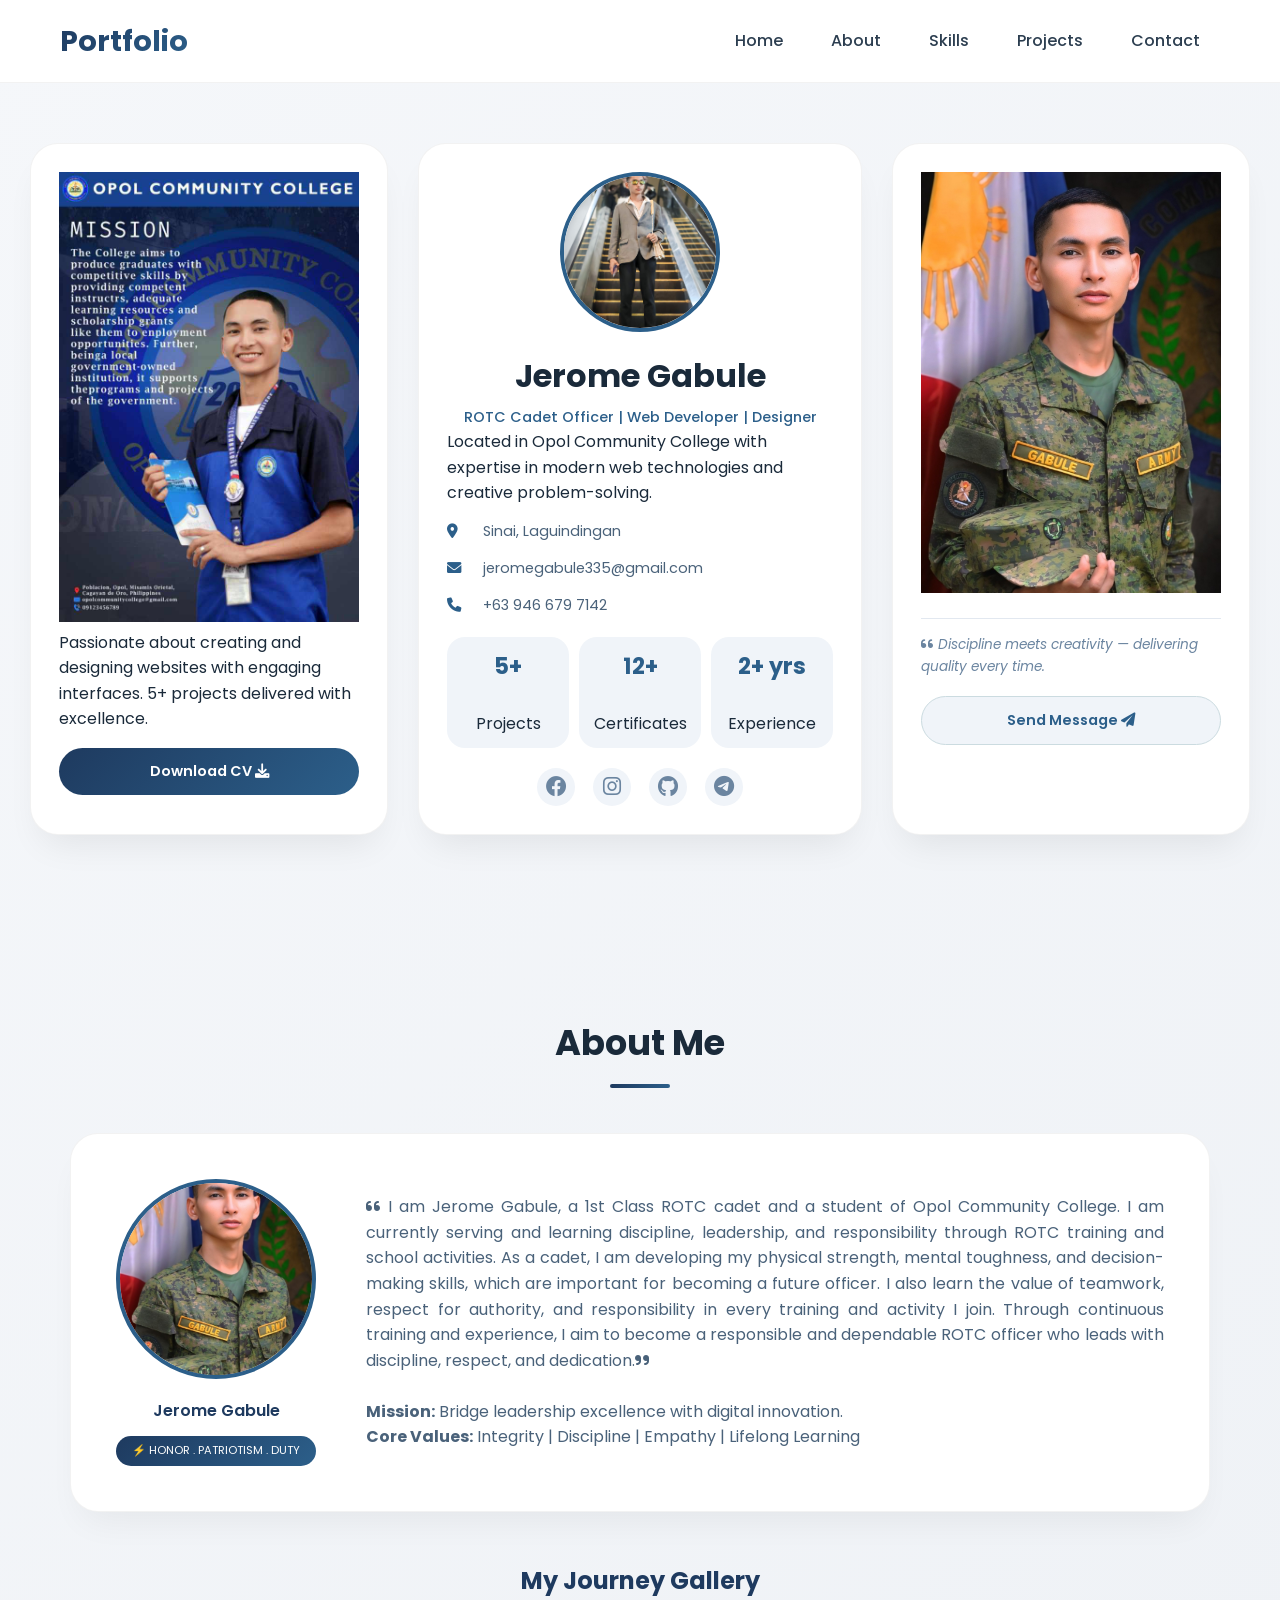
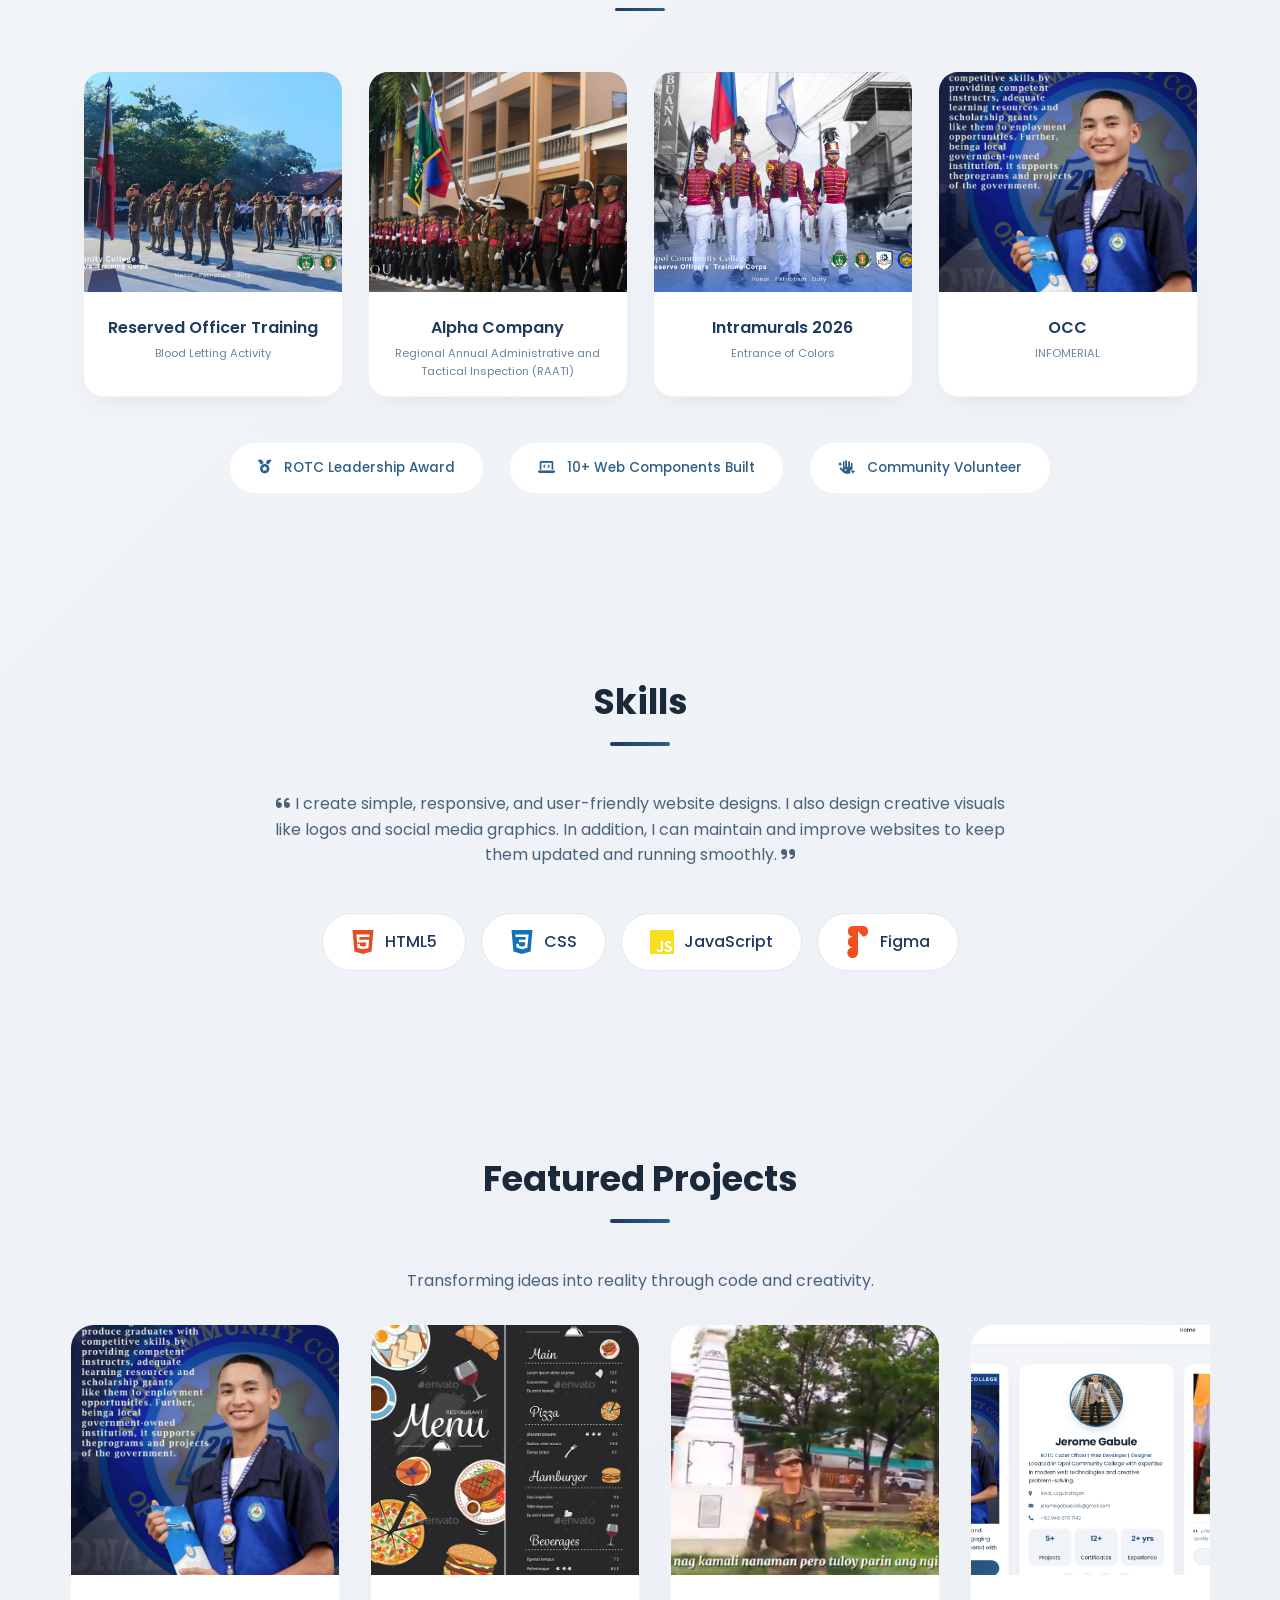
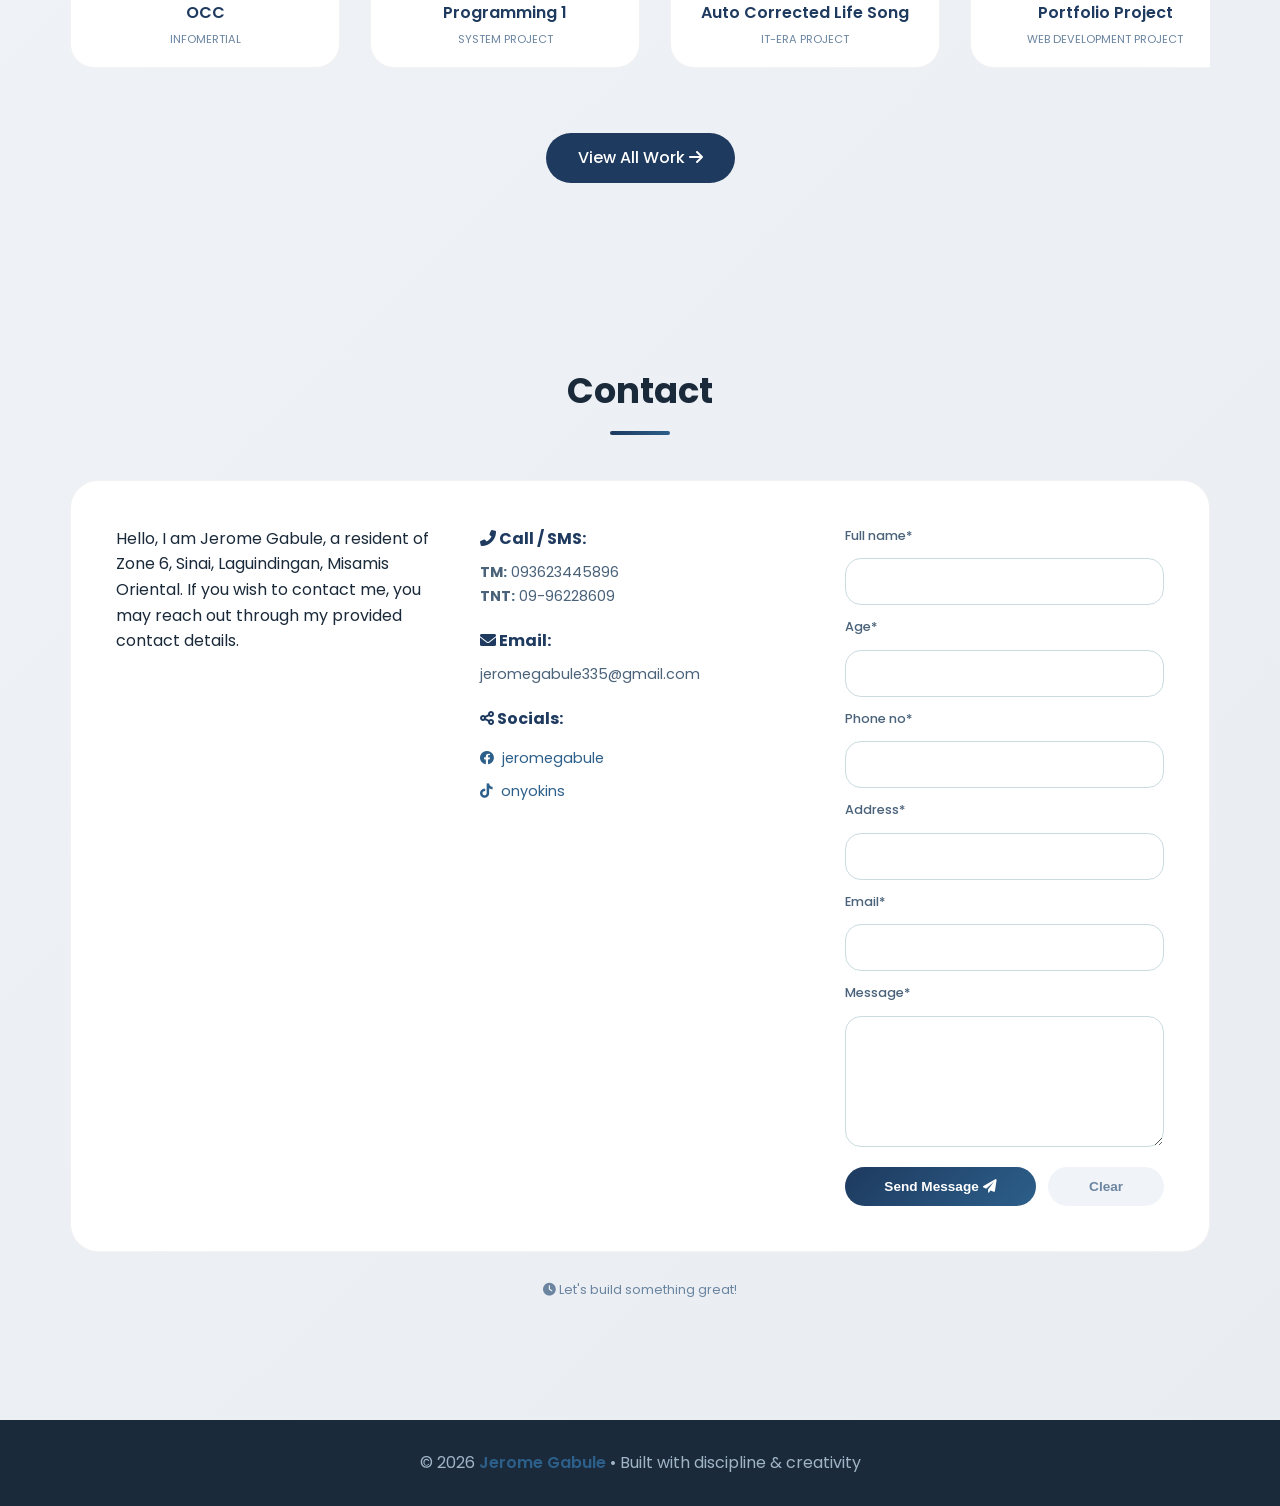
<file: index.html>
<!DOCTYPE html>
<html lang="en">
<head>
    <meta charset="UTF-8">
    <meta name="viewport" content="width=device-width, initial-scale=1.0">
    <link rel="preconnect" href="https://fonts.googleapis.com">
    <link rel="preconnect" href="https://fonts.gstatic.com" crossorigin>
    <link href="https://fonts.googleapis.com/css2?family=Poppins:wght@300;400;500;600;700;800&display=swap" rel="stylesheet">
    <link rel="stylesheet" href="https://cdnjs.cloudflare.com/ajax/libs/font-awesome/6.0.0-beta3/css/all.min.css">
    <link rel="stylesheet" href="style.css">
    <title>Jerome Gabule | Professional Portfolio</title>
</head>
<body>
    <!-- NAVBAR -->
    <header class="navbar">
        <h2 class="logo">Portfolio</h2>
        <nav class="nav-links">
            <a href="#home">Home</a>
            <a href="#about-section">About</a>
            <a href="#skills-section">Skills</a>
            <a href="#projects-section">Projects</a>
            <a href="#contact-section">Contact</a>
        </nav>
    </header>

    <main>
        <!-- HOME SECTION -->
        <section class="container" id="home">
            <!-- LEFT -->
            <aside class="sidebar left">
                <div class="card">
                    <img src="gab5.jpg" width="300" alt="Profile">
                    <p>Passionate about creating and designing websites with engaging interfaces. 5+ projects delivered with excellence.</p>
                    <a href="cv.pdf" class="btn primary">Download CV <i class="fas fa-download"></i></a>
                </div>
            </aside>

            <!-- CENTER -->
            <div class="main">
                <div class="main-card">
                    <img src="gab2.jpg" class="main-profile" alt="Main">
                    <div class="main-info">
                        <h1 class="name">Jerome Gabule</h1>
                        <p class="tagline">ROTC Cadet Officer | Web Developer | Designer</p>
                        <p>Located in Opol Community College with expertise in modern web technologies and creative problem-solving.</p>
                        <div class="contact-item">
                            <i class="fas fa-map-marker-alt"></i>
                            <span>Sinai, Laguindingan</span>
                        </div>
                        <div class="contact-item">
                            <i class="fas fa-envelope"></i>
                            <span>jeromegabule335@gmail.com</span>
                        </div>
                        <div class="contact-item">
                            <i class="fas fa-phone"></i>
                            <span>+63 946 679 7142</span>
                        </div>
                        <div class="stats-row">
                            <div class="stat"><strong>5+</strong><br>Projects</div>
                            <div class="stat"><strong>12+</strong><br>Certificates</div>
                            <div class="stat"><strong>2+ yrs</strong><br>Experience</div>
                        </div>
                        <div class="socials">
                            <a href="https://facebook.com"><i class="fab fa-facebook"></i></a>
                            <a href="https://instagram.com"><i class="fab fa-instagram"></i></a>
                            <a href="https://github.com"><i class="fab fa-github"></i></a>
                            <a href="https://telegram.org"><i class="fab fa-telegram"></i></a>
                        </div>
                    </div>
                </div>
            </div>

            <!-- RIGHT -->
            <aside class="sidebar right">
                <div class="card contact-card">
                    <img src="gab1.jpg" width="300" alt="Contact">
                    <div class="testimonial-quote">
                        <i class="fas fa-quote-left"></i> Discipline meets creativity — delivering quality every time.
                    </div>
                    <a href="mailto:jeromegabule335@gmail.com" class="btn secondary">Send Message <i class="fas fa-paper-plane"></i></a>
                </div>
            </aside>
        </section>

        <!-- ABOUT SECTION -->
        <section id="about-section" class="about-section">
            <h2>About Me</h2>
            <div class="group">
                <div class="person-details">
                    <img src="gab1.jpg" width="200" height="200" alt="Jerome">
                    <p>Jerome Gabule</p>
                    <span class="cadet-badge">⚡ HONOR . PATRIOTISM . DUTY</span>
                </div>
                <div class="text">
                    <i class="fas fa-quote-left"></i> I am Jerome Gabule, a 1st Class ROTC cadet and a student of Opol Community College.
                    I am currently serving and learning discipline, leadership, and responsibility through ROTC training and school activities.
                    As a cadet, I am developing my physical strength, mental toughness, and decision-making skills, which are important for becoming a future officer. I also learn the value of teamwork, respect for authority, and responsibility in every training and activity I join.
                    Through continuous training and experience, I aim to become a responsible and dependable ROTC officer who leads with discipline, respect, and dedication.<i class="fas fa-quote-right"></i>
                    <br><br>
                    <strong>Mission:</strong> Bridge leadership excellence with digital innovation.<br>
                    <strong>Core Values:</strong> Integrity | Discipline | Empathy | Lifelong Learning
                </div>
            </div>

            <!-- GALLERY SECTION - Same style sa Projects -->
            <div class="about-gallery">
                <h3 class="gallery-title">My Journey Gallery</h3>
                <div class="gallery-container">
                    <div class="gallery-item">
                        <img src="gab9.jpg" alt="ROTC Training">
                        <p>Reserved Officer Training<br><small>Blood Letting Activity</small></p>
                    </div>
                    <div class="gallery-item">
                        <img src="gab8.jpg" alt="Alpha Company">
                        <p>Alpha Company<br><small>Regional Annual Administrative and Tactical Inspection (RAATI)</small></p>
                    </div>
                    <div class="gallery-item">
                        <img src="gab10.jpg" alt="Intramurals">
                        <p>Intramurals 2026<br><small>Entrance of Colors</small></p>
                    </div>
                    <div class="gallery-item">
                        <img src="gab5.jpg" alt="OCC Event">
                        <p>OCC<br><small>INFOMERIAL</small></p>
                    </div>
                </div>
            </div>

            <div class="achievement-highlights">
                <div class="achievement"><i class="fas fa-medal"></i> ROTC Leadership Award</div>
                <div class="achievement"><i class="fas fa-laptop-code"></i> 10+ Web Components Built</div>
                <div class="achievement"><i class="fas fa-hand-sparkles"></i> Community Volunteer</div>
            </div>
        </section>

        <!-- SKILLS SECTION -->
        <section id="skills-section" class="skills-section">
            <h2>Skills</h2>
            <div class="text">
               <i class="fas fa-quote-left"></i> I create simple, responsive, and user-friendly website designs. I also design creative visuals like logos and social media graphics. In addition, I can maintain and improve websites to keep them updated and running smoothly. <i class="fa fa-quote-right" aria-hidden="true"></i>
            </div>

            
            <div class="cells">
                <div class="cell">
                    <svg class="skill-icon" viewBox="0 0 24 24" fill="#E44D26">
                        <path d="M1.5 0h21l-1.91 21.563L11.977 24l-8.564-2.438L1.5 0zm7.031 9.75l-.232-2.718 10.059.003.23-2.622L5.412 4.41l.698 8.01h9.126l-.326 3.426-2.91.804-2.955-.81-.188-2.11H6.248l.33 4.171L12 19.351l5.379-1.443.744-8.157H8.531z"/>
                    </svg>
                    <span>HTML5</span>
                </div>
                <div class="cell">
                    <svg class="skill-icon" viewBox="0 0 24 24" fill="#1572B6">
                        <path d="M1.5 0h21l-1.91 21.563L11.977 24l-8.565-2.438L1.5 0zm17.09 4.413L5.41 4.41l.213 2.622 10.125.002-.255 2.716h-6.64l.24 2.573h6.182l-.366 3.523-2.91.804-2.956-.81-.188-2.11h-2.61l.29 3.855L12 19.288l5.373-1.53L18.59 4.414v-.001z"/>
                    </svg>
                    <span>CSS</span>
                </div>
                <div class="cell">
                    <svg class="skill-icon" viewBox="0 0 24 24" fill="#F7DF1E">
                        <path d="M0 0h24v24H0V0zm22.034 18.276c-.175-1.095-.888-2.015-3.003-2.873-.736-.345-1.554-.585-1.797-1.14-.091-.33-.105-.51-.046-.705.15-.646.915-.84 1.515-.66.39.12.75.42.976.9 1.034-.676 1.034-.676 1.755-1.125-.27-.42-.404-.601-.586-.78-.63-.705-1.469-1.065-2.834-1.034l-.705.089c-.676.165-1.32.525-1.71 1.005-1.14 1.291-.811 3.541.569 4.471 1.365 1.02 3.361 1.244 3.616 2.205.24 1.17-.87 1.545-1.966 1.41-.811-.18-1.26-.586-1.755-1.336l-1.83 1.051c.21.48.45.689.81 1.109 1.74 1.756 6.09 1.666 6.871-1.004.029-.09.24-.705.074-1.65l.046.067zm-8.983-7.245h-2.248c0 1.938-.009 3.864-.009 5.805 0 1.232.063 2.363-.138 2.711-.33.689-1.18.601-1.566.48-.396-.196-.597-.466-.83-.855-.063-.105-.11-.196-.127-.196l-1.825 1.125c.305.63.75 1.172 1.324 1.517.855.51 2.004.675 3.207.405.783-.226 1.458-.691 1.811-1.411.51-.93.402-2.07.397-3.346.012-2.054 0-4.109 0-6.179l.004-.056z"/>
                    </svg>
                    <span>JavaScript</span>
                </div>
                <div class="cell">
                    <svg class="skill-icon" viewBox="0 0 384 512" fill="#F24E1E">
                        <path d="M277 170.7A85.9 85.9 0 0 0 277 0H106.3a85.9 85.9 0 0 0 0 170.7 85.9 85.9 0 0 0 0 170.7 85.9 85.9 0 1 0 85.7 85.7V85.7L277 170.7z"/>
                    </svg>
                    <span>Figma</span>
                </div>
            </div>
        </section>

        <!-- PROJECTS SECTION -->
        <section class="projects" id="projects-section">
            <div>
                <h2>Featured Projects</h2>
                <p>Transforming ideas into reality through code and creativity.</p>
                
                <div class="proj-img">
                    <div class="foot">
                        <div class="item">
                            <img src="gab5.jpg" alt="OCC">
                            <p>OCC<br><small>INFOMERTIAL</small></p>
                        </div>
                        <div class="item">
                            <img src="gab12.jpg" alt="Programming">
                            <p>Programming 1<br><small>SYSTEM PROJECT</small></p>
                        </div>
                        <div class="item">
                            <img src="gab13.png" alt="IT-ERA">
                            <p>Auto Corrected Life Song<br><small>IT-ERA PROJECT</small></p>
                        </div>
                        <div class="item">
                            <img src="gab14.png" alt="Web Dev">
                            <p>Portfolio Project<br><small>WEB DEVELOPMENT PROJECT</small></p>
                        </div>
                    </div>
                </div>
                <a href="#" class="projects-cta">View All Work <i class="fas fa-arrow-right"></i></a>
            </div>
        </section>

        <!-- CONTACT SECTION -->
        <section id="contact-section" class="contact-section">
            <h2>Contact</h2>
            <div class="group">
                <div class="text">
                    Hello, I am Jerome Gabule, a resident of Zone 6, Sinai, Laguindingan, Misamis Oriental.
                    If you wish to contact me, you may reach out through my provided contact details.
                </div>
                <div class="cnt">
                    <h3><i class="fas fa-phone-alt"></i> Call / SMS:</h3>
                    <p><strong>TM:</strong> 093623445896<br><strong>TNT:</strong> 09-96228609</p>
                    <h3><i class="fas fa-envelope"></i> Email:</h3>
                    <p>jeromegabule335@gmail.com</p>
                    <h3><i class="fas fa-share-alt"></i> Socials:</h3>
                    <a href="http://facebook.com" target="_blank"><i class="fab fa-facebook"></i> jeromegabule</a><br>
                    <a href="http://tiktok.com" target="_blank"><i class="fab fa-tiktok"></i> onyokins</a>
                </div>
                <form action="#" method="post">
                    <label for="fullname">Full name*</label>
                    <input type="text" name="fullname" id="fullname">
                    <label for="age">Age*</label>
                    <input type="number" name="age" id="age">
                    <label for="phone">Phone no*</label>
                    <input type="tel" name="phone" id="phone">
                    <label for="address">Address*</label>
                    <input type="text" name="address" id="address">
                    <label for="email">Email*</label>
                    <input type="email" name="email" id="email">
                    <label for="message">Message*</label>
                    <textarea id="message" cols="20" rows="5"></textarea>
                    <div class="form-buttons">
                        <button type="submit" class="send">Send Message <i class="fas fa-paper-plane"></i></button>
                        <button type="reset" class="clear">Clear</button>
                    </div>
                </form>
            </div>
            <div class="note">
                <i class="fas fa-clock"></i> Let's build something great!
            </div>
        </section>

        <footer>
            <p class="footer-text">© 2026 <span>Jerome Gabule</span> • Built with discipline & creativity</p>
        </footer>
    </main>
</body>
</html>
</file>
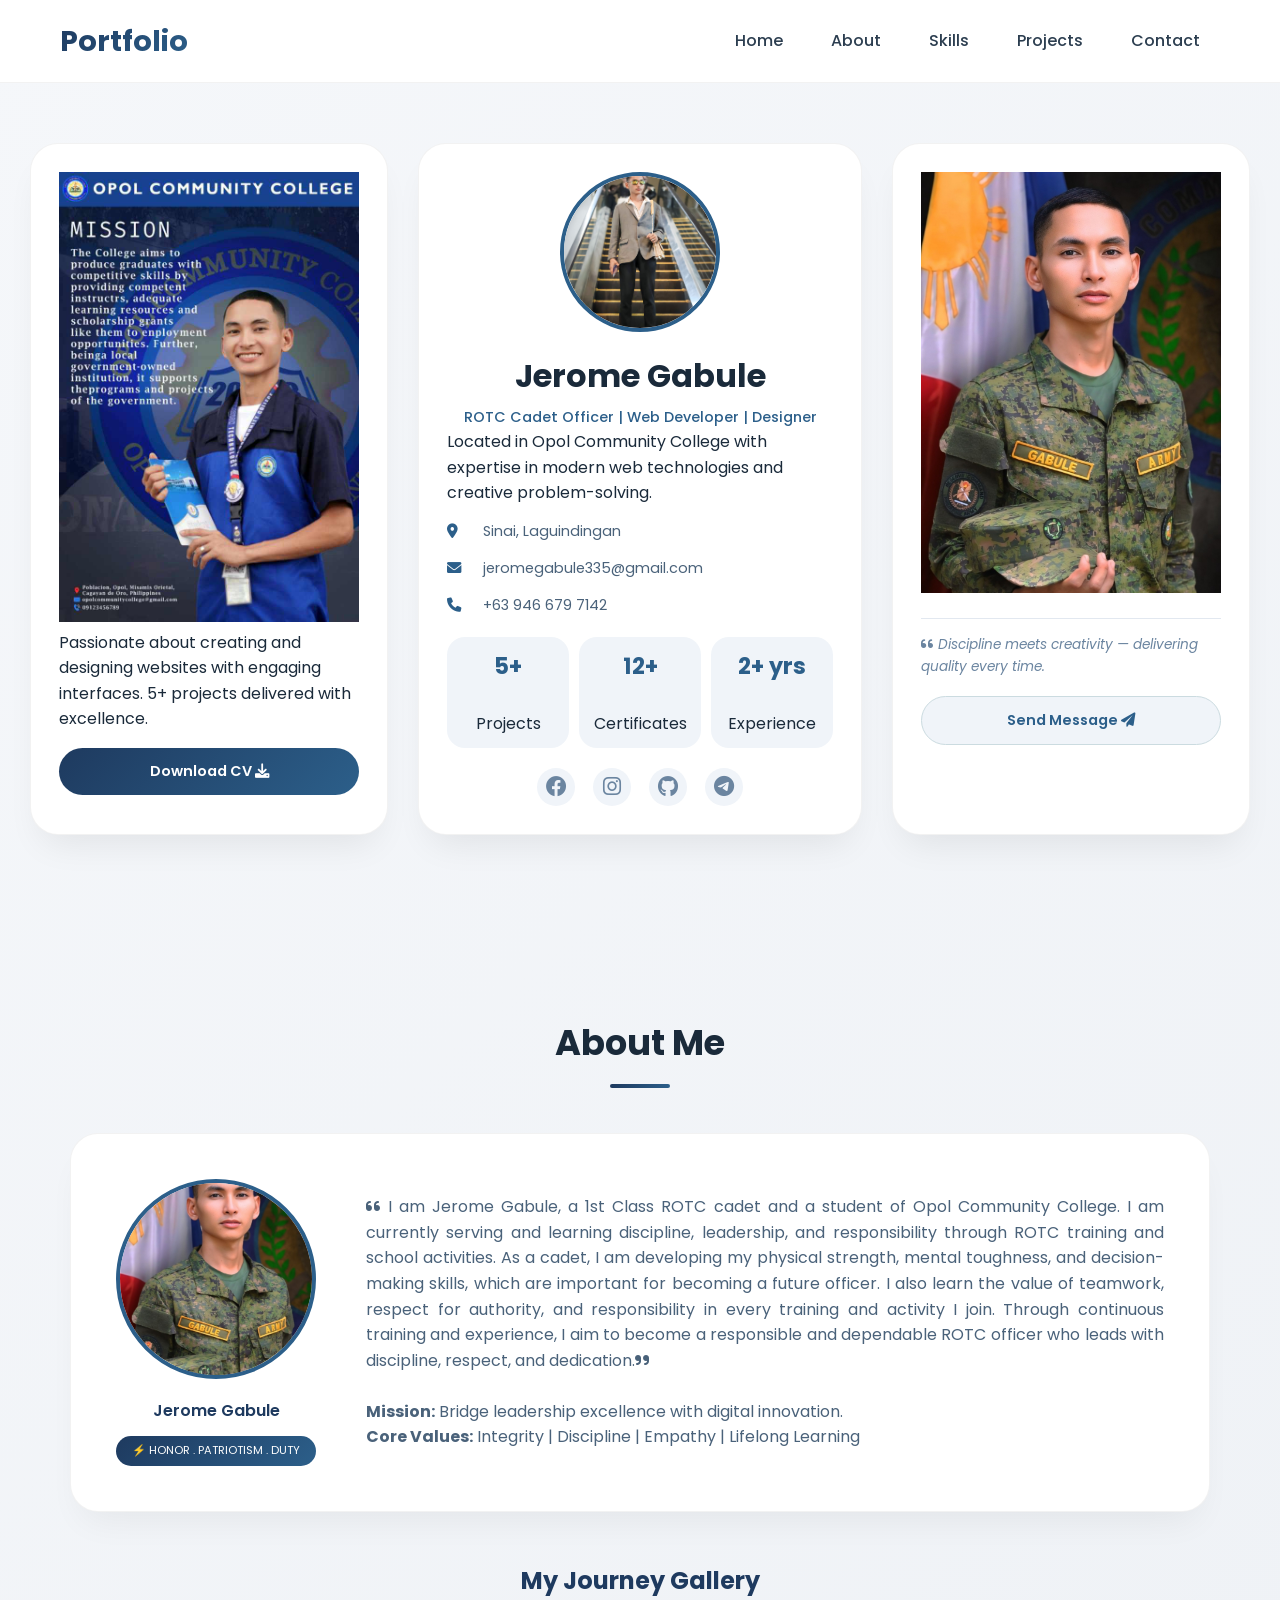
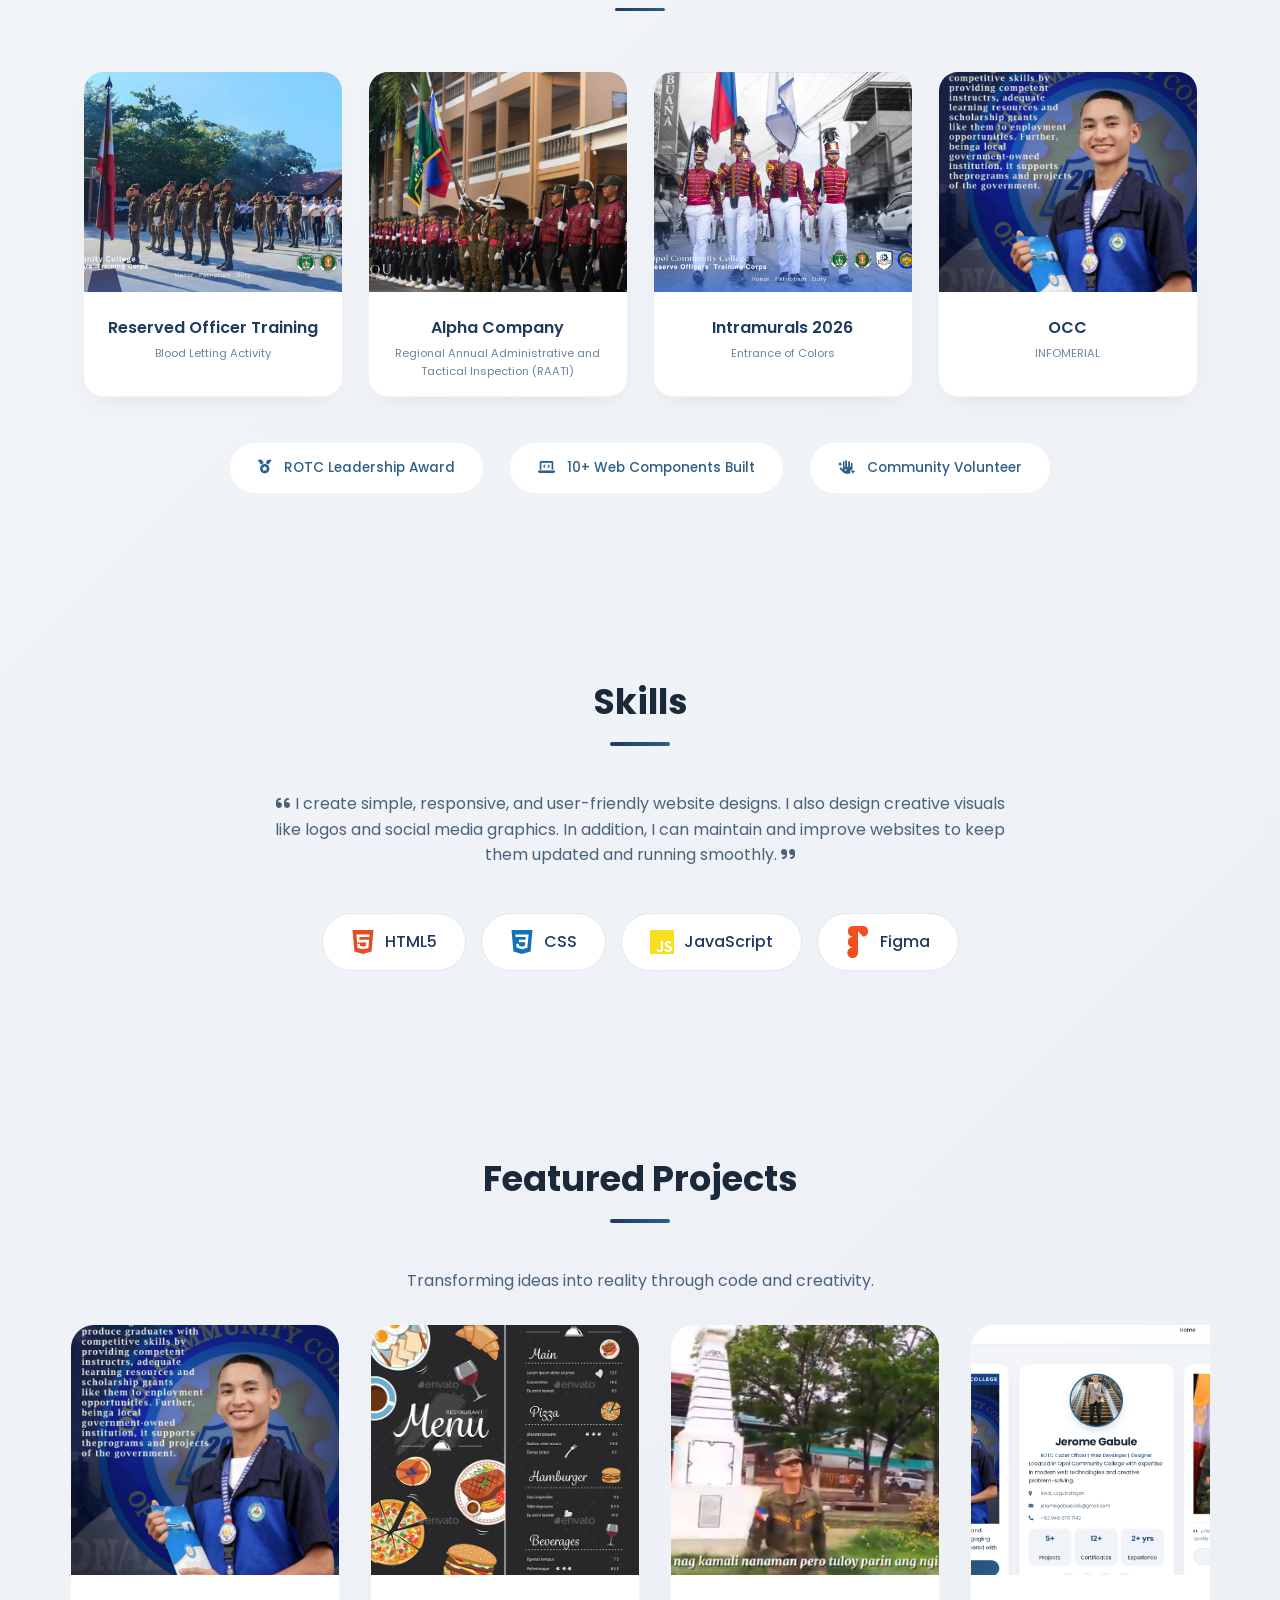
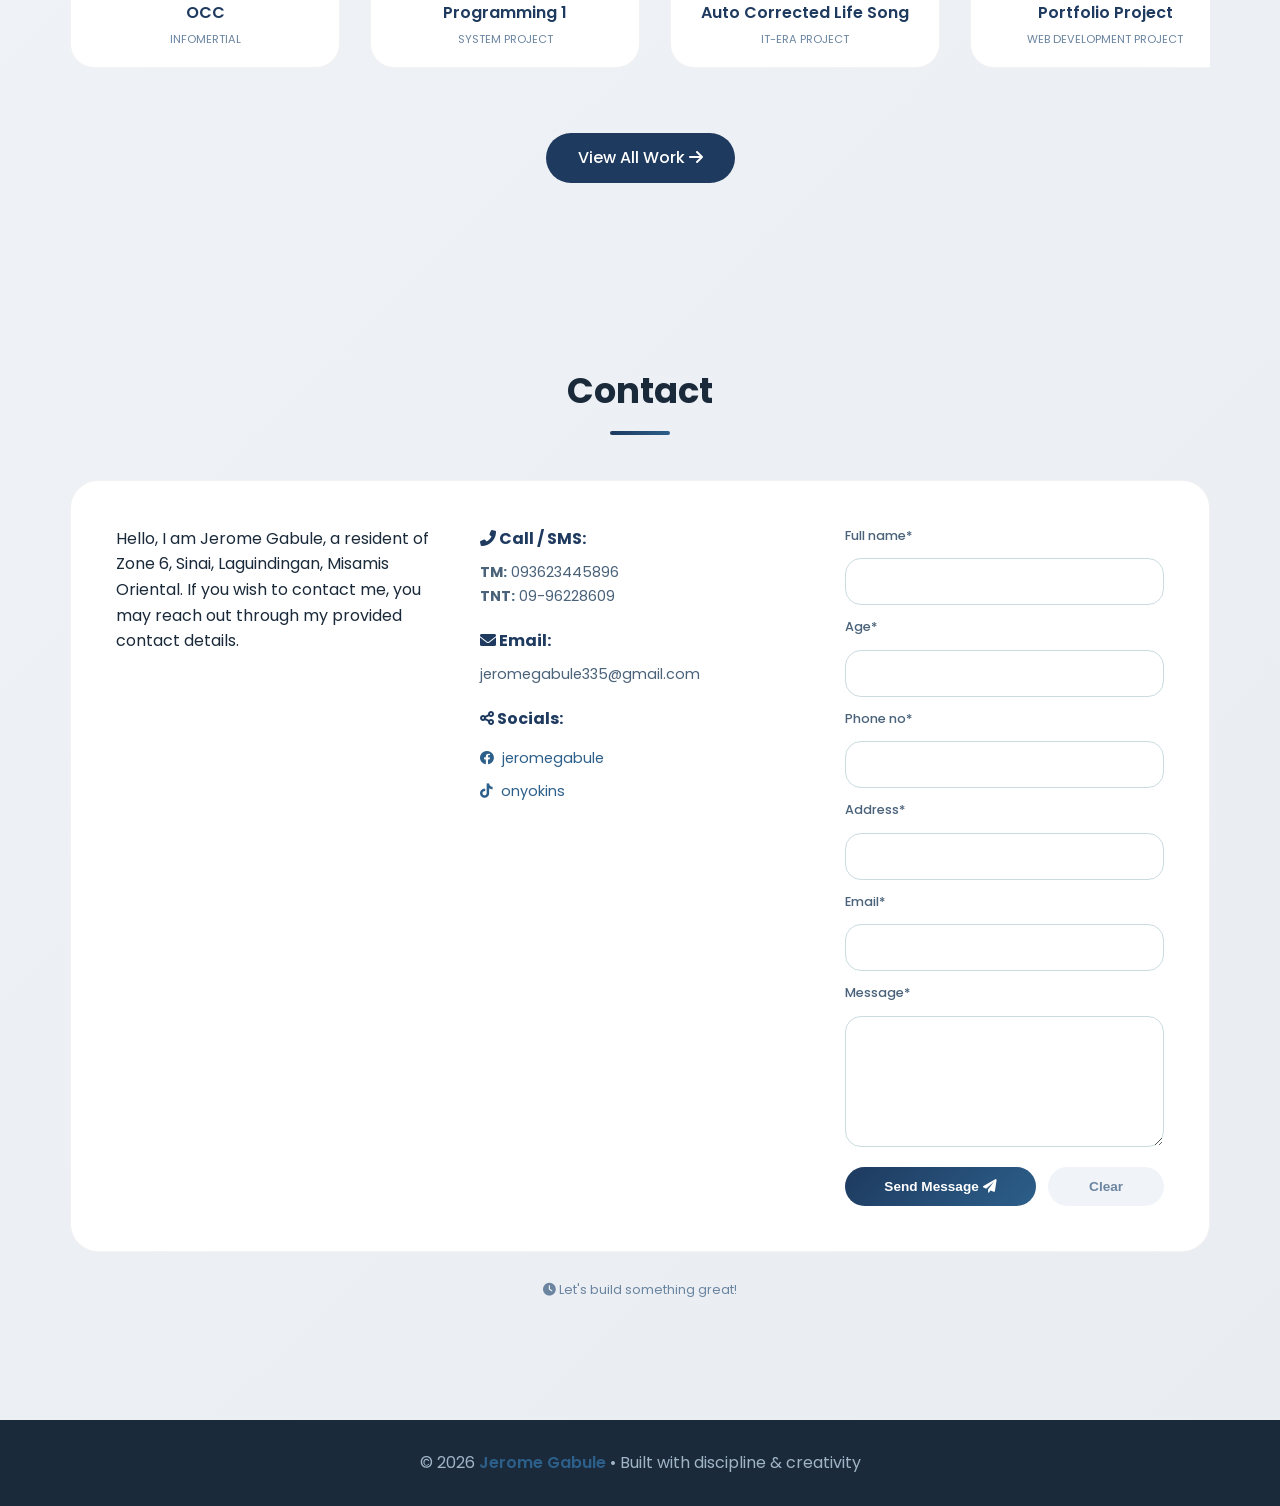
<file: X.html>
<!DOCTYPE html>
<html lang="en">
<head>
    <meta charset="UTF-8">
    <meta name="viewport" content="width=device-width, initial-scale=1.0">
    <link rel="preconnect" href="https://fonts.googleapis.com">
    <link rel="preconnect" href="https://fonts.gstatic.com" crossorigin>
    <link href="https://fonts.googleapis.com/css2?family=Poppins:wght@300;400;500;600;700;800&display=swap" rel="stylesheet">
    <link rel="stylesheet" href="https://cdnjs.cloudflare.com/ajax/libs/font-awesome/6.0.0-beta3/css/all.min.css">
    <link rel="stylesheet" href="style.css">
    <title>Jerome Gabule | Professional Portfolio</title>
</head>
<body>
    <!-- NAVBAR -->
    <header class="navbar">
        <h2 class="logo">Portfolio</h2>
        <nav class="nav-links">
            <a href="#home">Home</a>
            <a href="#about-section">About</a>
            <a href="#skills-section">Skills</a>
            <a href="#projects-section">Projects</a>
            <a href="#contact-section">Contact</a>
        </nav>
    </header>

    <main>
        <!-- HOME SECTION -->
        <section class="container" id="home">
            <!-- LEFT -->
            <aside class="sidebar left">
                <div class="card">
                    <img src="gab5.jpg" width="300" alt="Profile">
                    <p>Passionate about creating and designing websites with engaging interfaces. 5+ projects delivered with excellence.</p>
                    <a href="cv.pdf" class="btn primary">Download CV <i class="fas fa-download"></i></a>
                </div>
            </aside>

            <!-- CENTER -->
            <div class="main">
                <div class="main-card">
                    <img src="gab2.jpg" class="main-profile" alt="Main">
                    <div class="main-info">
                        <h1 class="name">Jerome Gabule</h1>
                        <p class="tagline">ROTC Cadet Officer | Web Developer | Designer</p>
                        <p>Located in Opol Community College with expertise in modern web technologies and creative problem-solving.</p>
                        <div class="contact-item">
                            <i class="fas fa-map-marker-alt"></i>
                            <span>Sinai, Laguindingan</span>
                        </div>
                        <div class="contact-item">
                            <i class="fas fa-envelope"></i>
                            <span>jeromegabule335@gmail.com</span>
                        </div>
                        <div class="contact-item">
                            <i class="fas fa-phone"></i>
                            <span>+63 946 679 7142</span>
                        </div>
                        <div class="stats-row">
                            <div class="stat"><strong>5+</strong><br>Projects</div>
                            <div class="stat"><strong>12+</strong><br>Certificates</div>
                            <div class="stat"><strong>2+ yrs</strong><br>Experience</div>
                        </div>
                        <div class="socials">
                            <a href="https://facebook.com"><i class="fab fa-facebook"></i></a>
                            <a href="https://instagram.com"><i class="fab fa-instagram"></i></a>
                            <a href="https://github.com"><i class="fab fa-github"></i></a>
                            <a href="https://telegram.org"><i class="fab fa-telegram"></i></a>
                        </div>
                    </div>
                </div>
            </div>

            <!-- RIGHT -->
            <aside class="sidebar right">
                <div class="card contact-card">
                    <img src="gab1.jpg" width="300" alt="Contact">
                    <div class="testimonial-quote">
                        <i class="fas fa-quote-left"></i> Discipline meets creativity — delivering quality every time.
                    </div>
                    <a href="mailto:jeromegabule335@gmail.com" class="btn secondary">Send Message <i class="fas fa-paper-plane"></i></a>
                </div>
            </aside>
        </section>

        <!-- ABOUT SECTION -->
        <section id="about-section" class="about-section">
            <h2>About Me</h2>
            <div class="group">
                <div class="person-details">
                    <img src="gab1.jpg" width="200" height="200" alt="Jerome">
                    <p>Jerome Gabule</p>
                    <span class="cadet-badge">⚡ HONOR . PATRIOTISM . DUTY</span>
                </div>
                <div class="text">
                    <i class="fas fa-quote-left"></i> I am Jerome Gabule, a 1st Class ROTC cadet and a student of Opol Community College.
                    I am currently serving and learning discipline, leadership, and responsibility through ROTC training and school activities.
                    As a cadet, I am developing my physical strength, mental toughness, and decision-making skills, which are important for becoming a future officer. I also learn the value of teamwork, respect for authority, and responsibility in every training and activity I join.
                    Through continuous training and experience, I aim to become a responsible and dependable ROTC officer who leads with discipline, respect, and dedication.<i class="fas fa-quote-right"></i>
                    <br><br>
                    <strong>Mission:</strong> Bridge leadership excellence with digital innovation.<br>
                    <strong>Core Values:</strong> Integrity | Discipline | Empathy | Lifelong Learning
                </div>
            </div>

            <!-- GALLERY SECTION - Same style sa Projects -->
            <div class="about-gallery">
                <h3 class="gallery-title">My Journey Gallery</h3>
                <div class="gallery-container">
                    <div class="gallery-item">
                        <img src="gab9.jpg" alt="ROTC Training">
                        <p>Reserved Officer Training<br><small>Blood Letting Activity</small></p>
                    </div>
                    <div class="gallery-item">
                        <img src="gab8.jpg" alt="Alpha Company">
                        <p>Alpha Company<br><small>Regional Annual Administrative and Tactical Inspection (RAATI)</small></p>
                    </div>
                    <div class="gallery-item">
                        <img src="gab10.jpg" alt="Intramurals">
                        <p>Intramurals 2026<br><small>Entrance of Colors</small></p>
                    </div>
                    <div class="gallery-item">
                        <img src="gab5.jpg" alt="OCC Event">
                        <p>OCC<br><small>INFOMERIAL</small></p>
                    </div>
                </div>
            </div>

            <div class="achievement-highlights">
                <div class="achievement"><i class="fas fa-medal"></i> ROTC Leadership Award</div>
                <div class="achievement"><i class="fas fa-laptop-code"></i> 10+ Web Components Built</div>
                <div class="achievement"><i class="fas fa-hand-sparkles"></i> Community Volunteer</div>
            </div>
        </section>

        <!-- SKILLS SECTION -->
        <section id="skills-section" class="skills-section">
            <h2>Skills</h2>
            <div class="text">
               <i class="fas fa-quote-left"></i> I create simple, responsive, and user-friendly website designs. I also design creative visuals like logos and social media graphics. In addition, I can maintain and improve websites to keep them updated and running smoothly. <i class="fa fa-quote-right" aria-hidden="true"></i>
            </div>

            
            <div class="cells">
                <div class="cell">
                    <svg class="skill-icon" viewBox="0 0 24 24" fill="#E44D26">
                        <path d="M1.5 0h21l-1.91 21.563L11.977 24l-8.564-2.438L1.5 0zm7.031 9.75l-.232-2.718 10.059.003.23-2.622L5.412 4.41l.698 8.01h9.126l-.326 3.426-2.91.804-2.955-.81-.188-2.11H6.248l.33 4.171L12 19.351l5.379-1.443.744-8.157H8.531z"/>
                    </svg>
                    <span>HTML5</span>
                </div>
                <div class="cell">
                    <svg class="skill-icon" viewBox="0 0 24 24" fill="#1572B6">
                        <path d="M1.5 0h21l-1.91 21.563L11.977 24l-8.565-2.438L1.5 0zm17.09 4.413L5.41 4.41l.213 2.622 10.125.002-.255 2.716h-6.64l.24 2.573h6.182l-.366 3.523-2.91.804-2.956-.81-.188-2.11h-2.61l.29 3.855L12 19.288l5.373-1.53L18.59 4.414v-.001z"/>
                    </svg>
                    <span>CSS</span>
                </div>
                <div class="cell">
                    <svg class="skill-icon" viewBox="0 0 24 24" fill="#F7DF1E">
                        <path d="M0 0h24v24H0V0zm22.034 18.276c-.175-1.095-.888-2.015-3.003-2.873-.736-.345-1.554-.585-1.797-1.14-.091-.33-.105-.51-.046-.705.15-.646.915-.84 1.515-.66.39.12.75.42.976.9 1.034-.676 1.034-.676 1.755-1.125-.27-.42-.404-.601-.586-.78-.63-.705-1.469-1.065-2.834-1.034l-.705.089c-.676.165-1.32.525-1.71 1.005-1.14 1.291-.811 3.541.569 4.471 1.365 1.02 3.361 1.244 3.616 2.205.24 1.17-.87 1.545-1.966 1.41-.811-.18-1.26-.586-1.755-1.336l-1.83 1.051c.21.48.45.689.81 1.109 1.74 1.756 6.09 1.666 6.871-1.004.029-.09.24-.705.074-1.65l.046.067zm-8.983-7.245h-2.248c0 1.938-.009 3.864-.009 5.805 0 1.232.063 2.363-.138 2.711-.33.689-1.18.601-1.566.48-.396-.196-.597-.466-.83-.855-.063-.105-.11-.196-.127-.196l-1.825 1.125c.305.63.75 1.172 1.324 1.517.855.51 2.004.675 3.207.405.783-.226 1.458-.691 1.811-1.411.51-.93.402-2.07.397-3.346.012-2.054 0-4.109 0-6.179l.004-.056z"/>
                    </svg>
                    <span>JavaScript</span>
                </div>
                <div class="cell">
                    <svg class="skill-icon" viewBox="0 0 384 512" fill="#F24E1E">
                        <path d="M277 170.7A85.9 85.9 0 0 0 277 0H106.3a85.9 85.9 0 0 0 0 170.7 85.9 85.9 0 0 0 0 170.7 85.9 85.9 0 1 0 85.7 85.7V85.7L277 170.7z"/>
                    </svg>
                    <span>Figma</span>
                </div>
            </div>
        </section>

        <!-- PROJECTS SECTION -->
        <section class="projects" id="projects-section">
            <div>
                <h2>Featured Projects</h2>
                <p>Transforming ideas into reality through code and creativity.</p>
                
                <div class="proj-img">
                    <div class="foot">
                        <div class="item">
                            <img src="gab5.jpg" alt="OCC">
                            <p>OCC<br><small>INFOMERTIAL</small></p>
                        </div>
                        <div class="item">
                            <img src="gab12.jpg" alt="Programming">
                            <p>Programming 1<br><small>SYSTEM PROJECT</small></p>
                        </div>
                        <div class="item">
                            <img src="gab13.png" alt="IT-ERA">
                            <p>Auto Corrected Life Song<br><small>IT-ERA PROJECT</small></p>
                        </div>
                        <div class="item">
                            <img src="gab14.png" alt="Web Dev">
                            <p>Portfolio Project<br><small>WEB DEVELOPMENT PROJECT</small></p>
                        </div>
                    </div>
                </div>
                <a href="#" class="projects-cta">View All Work <i class="fas fa-arrow-right"></i></a>
            </div>
        </section>

        <!-- CONTACT SECTION -->
        <section id="contact-section" class="contact-section">
            <h2>Contact</h2>
            <div class="group">
                <div class="text">
                    Hello, I am Jerome Gabule, a resident of Zone 6, Sinai, Laguindingan, Misamis Oriental.
                    If you wish to contact me, you may reach out through my provided contact details.
                </div>
                <div class="cnt">
                    <h3><i class="fas fa-phone-alt"></i> Call / SMS:</h3>
                    <p><strong>TM:</strong> 093623445896<br><strong>TNT:</strong> 09-96228609</p>
                    <h3><i class="fas fa-envelope"></i> Email:</h3>
                    <p>jeromegabule335@gmail.com</p>
                    <h3><i class="fas fa-share-alt"></i> Socials:</h3>
                    <a href="http://facebook.com" target="_blank"><i class="fab fa-facebook"></i> jeromegabule</a><br>
                    <a href="http://tiktok.com" target="_blank"><i class="fab fa-tiktok"></i> onyokins</a>
                </div>
                <form action="#" method="post">
                    <label for="fullname">Full name*</label>
                    <input type="text" name="fullname" id="fullname">
                    <label for="age">Age*</label>
                    <input type="number" name="age" id="age">
                    <label for="phone">Phone no*</label>
                    <input type="tel" name="phone" id="phone">
                    <label for="address">Address*</label>
                    <input type="text" name="address" id="address">
                    <label for="email">Email*</label>
                    <input type="email" name="email" id="email">
                    <label for="message">Message*</label>
                    <textarea id="message" cols="20" rows="5"></textarea>
                    <div class="form-buttons">
                        <button type="submit" class="send">Send Message <i class="fas fa-paper-plane"></i></button>
                        <button type="reset" class="clear">Clear</button>
                    </div>
                </form>
            </div>
            <div class="note">
                <i class="fas fa-clock"></i> Let's build something great!
            </div>
        </section>

        <footer>
            <p class="footer-text">© 2026 <span>Jerome Gabule</span> • Built with discipline & creativity</p>
        </footer>
    </main>
</body>
</html>
</file>
<file: style.css>
* {
    margin: 0;
    padding: 0;
    box-sizing: border-box;
}

html {
    scroll-behavior: smooth;
    scroll-padding-top: 80px;
}

body {
    font-family: 'Poppins', sans-serif;
    background: linear-gradient(135deg, #f5f7fa 0%, #e9edf2 100%);
    color: #1a2a3a;
    line-height: 1.6;
}

/* NAVBAR */
.navbar {
    position: sticky;
    top: 0;
    background: rgba(255, 255, 255, 0.95);
    backdrop-filter: blur(10px);
    padding: 18px 60px;
    display: flex;
    justify-content: space-between;
    align-items: center;
    border-bottom: 1px solid rgba(0,0,0,0.05);
    z-index: 1000;
}

.logo {
    font-weight: 700;
    font-size: 1.8rem;
    background: linear-gradient(135deg, #1e3a5f, #2c5f8a);
    background-clip: text;
    -webkit-background-clip: text;
    color: transparent;
}

.nav-links {
    display: flex;
    gap: 8px;
}

.nav-links a {
    color: #2c3e50;
    padding: 8px 20px;
    text-decoration: none;
    font-weight: 500;
    transition: 0.2s;
    border-radius: 30px;
}

.nav-links a:hover {
    background: #2c5f8a;
    color: white;
}

/* HOME SECTION */
.container {
    max-width: 1300px;
    margin: 0 auto;
    padding: 60px 30px;
    display: flex;
    gap: 30px;
    align-items: stretch;
}

.sidebar.left {
    flex: 1.2;
}

.main {
    flex: 2;
}

.sidebar.right {
    flex: 1.2;
}

.sidebar {
    display: flex;
    flex-direction: column;
    gap: 25px;
}

.card, .main-card {
    background: white;
    border-radius: 28px;
    padding: 28px;
    box-shadow: 0 20px 35px -12px rgba(0,0,0,0.08);
    transition: all 0.3s ease;
    border: 1px solid rgba(0,0,0,0.05);
    height: 100%;
}

.card:hover, .main-card:hover {
    transform: translateY(-5px);
    box-shadow: 0 25px 40px -15px rgba(0,0,0,0.12);
}

.main-profile {
    width: 160px;
    height: 160px;
    border-radius: 50%;
    border: 4px solid #2c5f8a;
    object-fit: cover;
    display: block;
    margin: 0 auto;
}

.name {
    font-size: 2rem;
    font-weight: 700;
    margin-top: 18px;
    text-align: center;
    color: #1a2a3a;
}

.tagline {
    color: #2c5f8a;
    font-size: 0.9rem;
    font-weight: 500;
    margin-top: 5px;
    text-align: center;
}

.contact-item {
    display: flex;
    align-items: center;
    gap: 12px;
    margin: 14px 0;
    color: #4a627a;
    font-size: 0.9rem;
}

.contact-item i {
    width: 24px;
    color: #2c5f8a;
}

.stats-row {
    display: flex;
    gap: 10px;
    margin: 20px 0;
    text-align: center;
}

.stat {
    flex: 1;
    background: #f0f4f9;
    padding: 12px 8px;
    border-radius: 18px;
}

.stat strong {
    font-size: 1.4rem;
    display: block;
    color: #2c5f8a;
}

.socials {
    display: flex;
    gap: 18px;
    justify-content: center;
    margin-top: 20px;
}

.socials a {
    color: #6b85a0;
    font-Size: 1.3rem;
    width: 38px;
    height: 38px;
    display: flex;
    align-items: center;
    justify-content: center;
    border-radius: 50%;
    background: #f0f4f9;
    text-decoration: none;
}

.socials a:hover {
    background: #2c5f8a;
    color: white;
}

.btn {
    display: block;
    padding: 12px 20px;
    border-radius: 50px;
    text-decoration: none;
    font-weight: 600;
    text-align: center;
    font-size: 0.9rem;
    margin-top: 16px;
}

.btn.primary {
    background: linear-gradient(135deg, #1e3a5f, #2c5f8a);
    color: white;
}

.btn.primary:hover {
    background: #2c5f8a;
}

.btn.secondary {
    background: #f0f4f9;
    color: #2c5f8a;
    border: 1px solid #cbdbe0;
}

.btn.secondary:hover {
    background: #2c5f8a;
    color: white;
}

.testimonial-quote {
    font-style: italic;
    border-top: 1px solid #e2e8f0;
    margin: 18px 0;
    padding-top: 15px;
    font-size: 0.85rem;
    color: #6b85a0;
}

/* SECTION TITLES */
.about-section, .skills-section, .projects, .contact-section {
    max-width: 1200px;
    margin: 60px auto;
    padding: 60px 30px;
    scroll-margin-top: 80px;
}

.about-section h2, .skills-section h2, .projects h2, .contact-section h2 {
    font-size: 2.2rem;
    text-align: center;
    margin-bottom: 45px;
    color: #1a2a3a;
}

.about-section h2:after, .skills-section h2:after, .projects h2:after, .contact-section h2:after {
    content: '';
    display: block;
    width: 60px;
    height: 4px;
    background: linear-gradient(90deg, #1e3a5f, #2c5f8a);
    margin: 12px auto 0;
    border-radius: 2px;
}

/* ABOUT SECTION */
.about-section .group {
    display: flex;
    align-items: center;
    gap: 50px;
    flex-wrap: wrap;
    background: white;
    border-radius: 28px;
    padding: 45px;
    box-shadow: 0 20px 35px -12px rgba(0,0,0,0.06);
    border: 1px solid rgba(0,0,0,0.05);
}

.person-details {
    text-align: center;
}

.person-details img {
    width: 200px;
    height: 200px;
    border-radius: 50%;
    object-fit: cover;
    border: 4px solid #2c5f8a;
}

.person-details p {
    margin-top: 12px;
    font-weight: 600;
    color: #1e3a5f;
}

.cadet-badge {
    background: linear-gradient(135deg, #1e3a5f, #2c5f8a);
    color: white;
    padding: 6px 16px;
    border-radius: 40px;
    font-size: 0.7rem;
    display: inline-block;
    margin-top: 12px;
}

.about-section .text {
    flex: 1;
    text-align: justify;
    color: #4a627a;
}

/* ABOUT GALLERY */
.about-gallery {
    margin-top: 50px;
    text-align: center;
}

.gallery-title {
    font-size: 1.5rem;
    color: #1e3a5f;
    margin-bottom: 30px;
    position: relative;
    display: inline-block;
}

.gallery-title:after {
    content: '';
    display: block;
    width: 50px;
    height: 3px;
    background: linear-gradient(90deg, #1e3a5f, #2c5f8a);
    margin: 8px auto 0;
    border-radius: 2px;
}

.gallery-container {
    display: flex;
    justify-content: center;
    flex-wrap: wrap;
    gap: 25px;
    margin: 30px 0;
}

.gallery-item {
    background: white;
    border-radius: 20px;
    overflow: hidden;
    width: 260px;
    transition: 0.3s;
    box-shadow: 0 10px 25px -12px rgba(0,0,0,0.1);
    border: 1px solid rgba(0,0,0,0.05);
}

.gallery-item:hover {
    transform: translateY(-5px);
    box-shadow: 0 15px 30px -12px rgba(0,0,0,0.15);
}

.gallery-item img {
    width: 100%;
    height: 220px;
    object-fit: cover;
}

.gallery-item p {
    padding: 15px;
    text-align: center;
    font-weight: 600;
    color: #1e3a5f;
}

.gallery-item p small {
    font-weight: normal;
    font-size: 0.7rem;
    color: #6b85a0;
    display: block;
    margin-top: 5px;
}

.achievement-highlights {
    display: flex;
    justify-content: center;
    gap: 25px;
    flex-wrap: wrap;
    margin-top: 45px;
}

.achievement {
    background: white;
    padding: 14px 28px;
    border-radius: 60px;
    font-size: 0.85rem;
    font-weight: 500;
    color: #2c5f8a;
    border: 1px solid rgba(0,0,0,0.05);
}

.achievement i {
    margin-right: 8px;
}

/* SKILLS SECTION */
.skills-section .text {
    text-align: center;
    max-width: 750px;
    margin: 0 auto 45px;
    color: #4a627a;
}

.cells {
    display: flex;
    justify-content: center;
    flex-wrap: wrap;
    gap: 15px;
}

.cell {
    display: flex;
    align-items: center;
    gap: 10px;
    background: white;
    padding: 12px 28px;
    border-radius: 50px;
    border: 1px solid #e2e8f0;
    font-weight: 500;
    color: #1e3a5f;
}

.cell:hover {
    border-color: #2c5f8a;
}

.skill-icon {
    width: 24px;
}

/* PROJECTS SECTION */
.projects {
    text-align: center;
}

.projects p {
    color: #4a627a;
}

.projects-sub {
    color: #2c5f8a;
    margin-bottom: 15px;
    font-weight: 500;
}

.proj-img {
    width: 100%;
    overflow-x: auto;
    margin: 30px 0;
    padding-bottom: 15px;
}

.foot {
    display: flex;
    gap: 30px;
    width: max-content;
    min-width: 100%;
}

.item {
    background: white;
    border-radius: 24px;
    overflow: hidden;
    width: 270px;
    min-width: 270px;
    transition: 0.3s;
    border: 1px solid rgba(0,0,0,0.05);
}

.item:hover {
    transform: translateY(-8px);
    box-shadow: 0 20px 35px -12px rgba(0,0,0,0.15);
}

.item img {
    width: 100%;
    height: 250px;
    object-fit: cover;
}

.item p {
    padding: 18px;
    font-weight: 600;
    color: #1e3a5f;
}

.item p small {
    font-weight: normal;
    font-size: 0.7rem;
    color: #6b85a0;
    display: block;
    margin-top: 5px;
}

.projects-cta {
    display: inline-block;
    margin-top: 20px;
    background: #1e3a5f;
    color: white;
    padding: 12px 32px;
    border-radius: 50px;
    text-decoration: none;
    font-weight: 500;
}

.projects-cta:hover {
    background: #2c5f8a;
}

/* CONTACT SECTION */
.contact-section .group {
    display: flex;
    gap: 45px;
    flex-wrap: wrap;
    background: white;
    border-radius: 28px;
    padding: 45px;
    border: 1px solid rgba(0,0,0,0.05);
}

.contact-section .text, .contact-section .cnt {
    flex: 1;
}

.cnt h3 {
    margin: 20px 0 10px;
    font-size: 1rem;
    color: #1e3a5f;
}

.cnt h3:first-child {
    margin-top: 0;
}

.cnt p {
    color: #4a627a;
    font-size: 0.9rem;
}

.cnt a {
    text-decoration: none;
    color: #2c5f8a;
    display: inline-flex;
    align-items: center;
    gap: 8px;
    margin: 5px 0;
    font-size: 0.9rem;
}

.contact-section form {
    flex: 1;
    display: flex;
    flex-direction: column;
    gap: 12px;
}

.contact-section form label {
    font-size: 0.8rem;
    font-weight: 500;
    color: #4a627a;
}

.contact-section form input,
.contact-section form textarea {
    padding: 12px 16px;
    border: 1px solid #cbdbe0;
    border-radius: 16px;
    font-family: inherit;
    font-size: 0.9rem;
}

.contact-section form input:focus,
.contact-section form textarea:focus {
    outline: none;
    border-color: #2c5f8a;
}

.form-buttons {
    display: flex;
    gap: 12px;
    margin-top: 8px;
}

.send, .clear {
    padding: 12px 20px;
    border-radius: 50px;
    font-weight: 600;
    cursor: pointer;
    border: none;
    font-size: 0.85rem;
}

.send {
    background: linear-gradient(135deg, #1e3a5f, #2c5f8a);
    color: white;
    flex: 2;
}

.clear {
    background: #f0f4f9;
    color: #6b85a0;
    flex: 1;
}

.note {
    text-align: center;
    margin-top: 28px;
    font-size: 0.8rem;
    color: #6b85a0;
}

/* FOOTER */
footer {
    background: #1a2a3a;
    color: #a0b4c8;
    text-align: center;
    padding: 30px;
    margin-top: 50px;
}

.footer-text span {
    color: #2c5f8a;
    font-weight: 600;
}

/* RESPONSIVE */
@media (max-width: 950px) {
    .container {
        flex-direction: column;
        padding: 30px 20px;
    }
    
    .navbar {
        flex-direction: column;
        gap: 12px;
        padding: 15px 20px;
    }
    
    .nav-links {
        flex-wrap: wrap;
        justify-content: center;
    }
    
    .about-section .group, .contact-section .group {
        padding: 28px;
    }
    
    .stats-row {
        flex-wrap: wrap;
    }
    
    .about-section, .skills-section, .projects, .contact-section {
        padding: 40px 20px;
        margin: 40px auto;
    }
    
    .gallery-item {
        width: 220px;
    }
    
    .gallery-item img {
        height: 180px;
    }
}

@media (max-width: 640px) {
    .gallery-container {
        gap: 15px;
    }
    
    .gallery-item {
        width: calc(50% - 15px);
        min-width: 150px;
    }
    
    .gallery-item img {
        height: 140px;
    }
}
</file>
